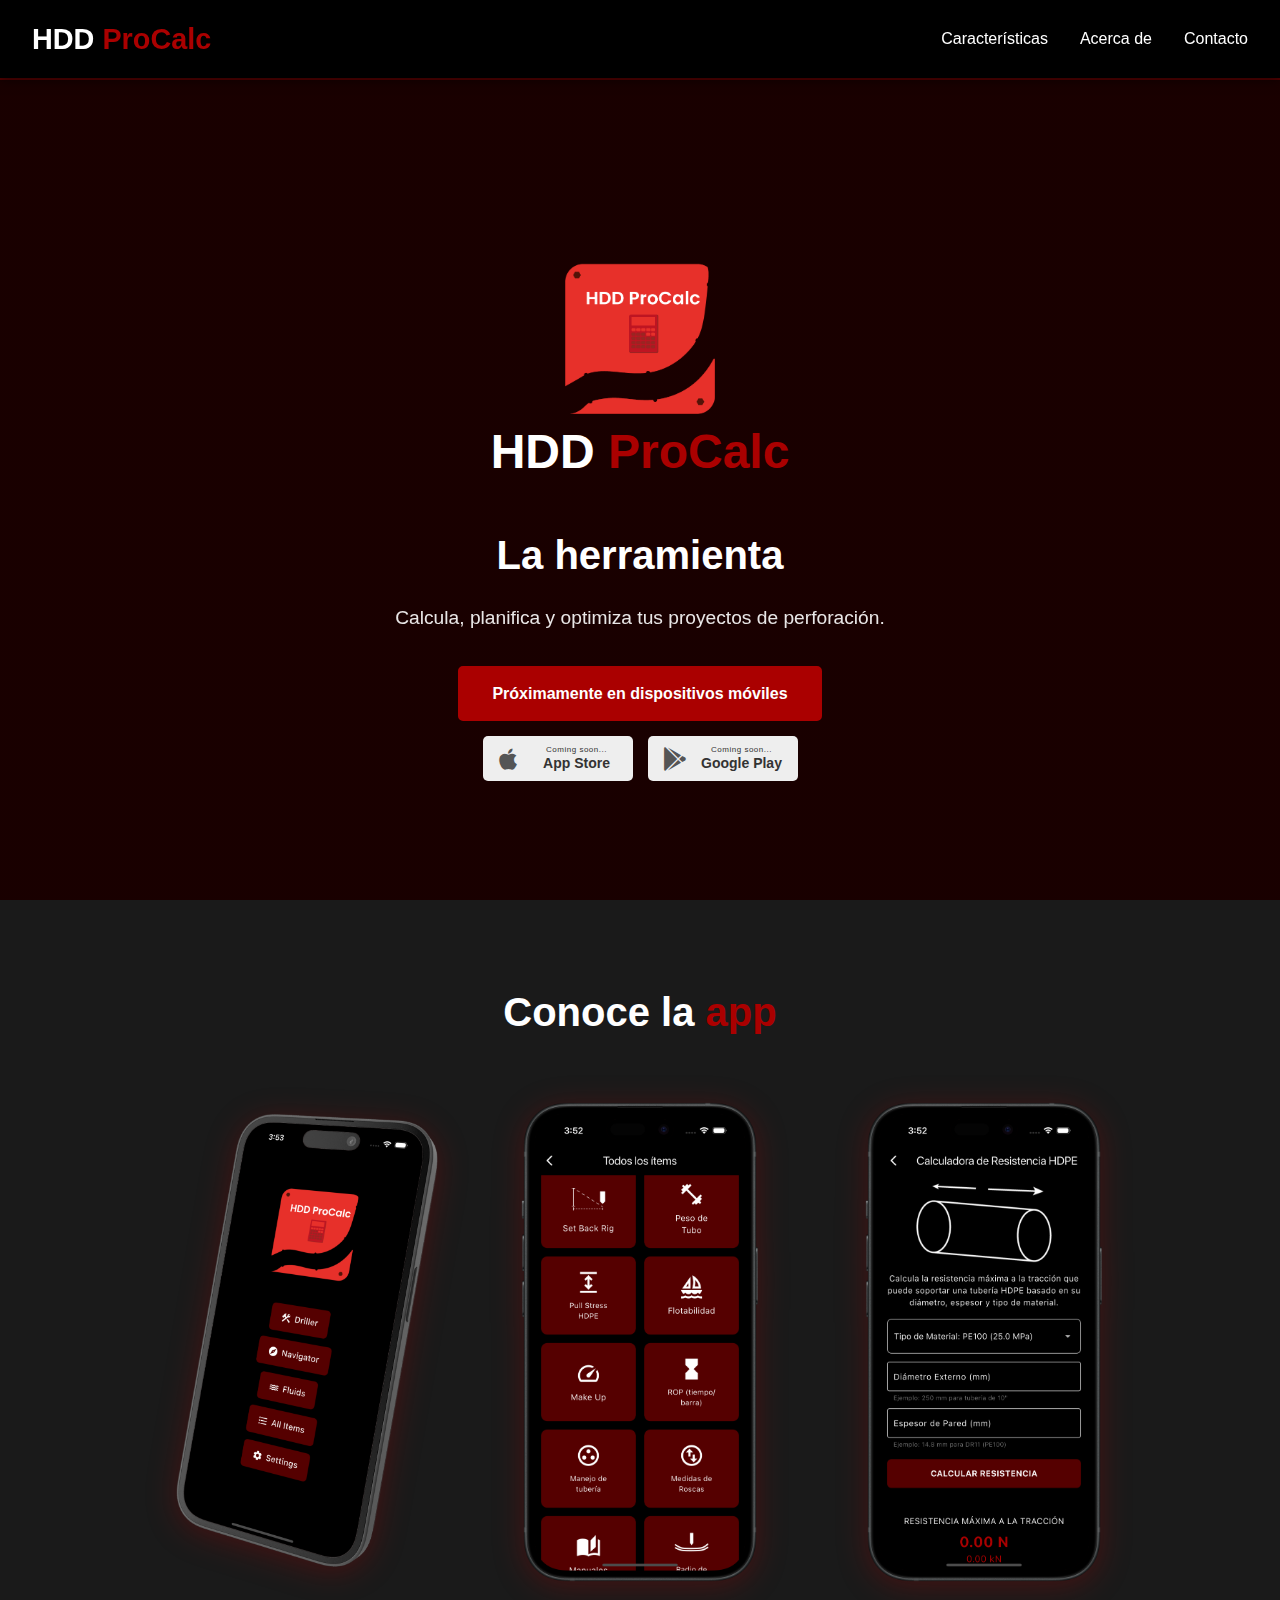
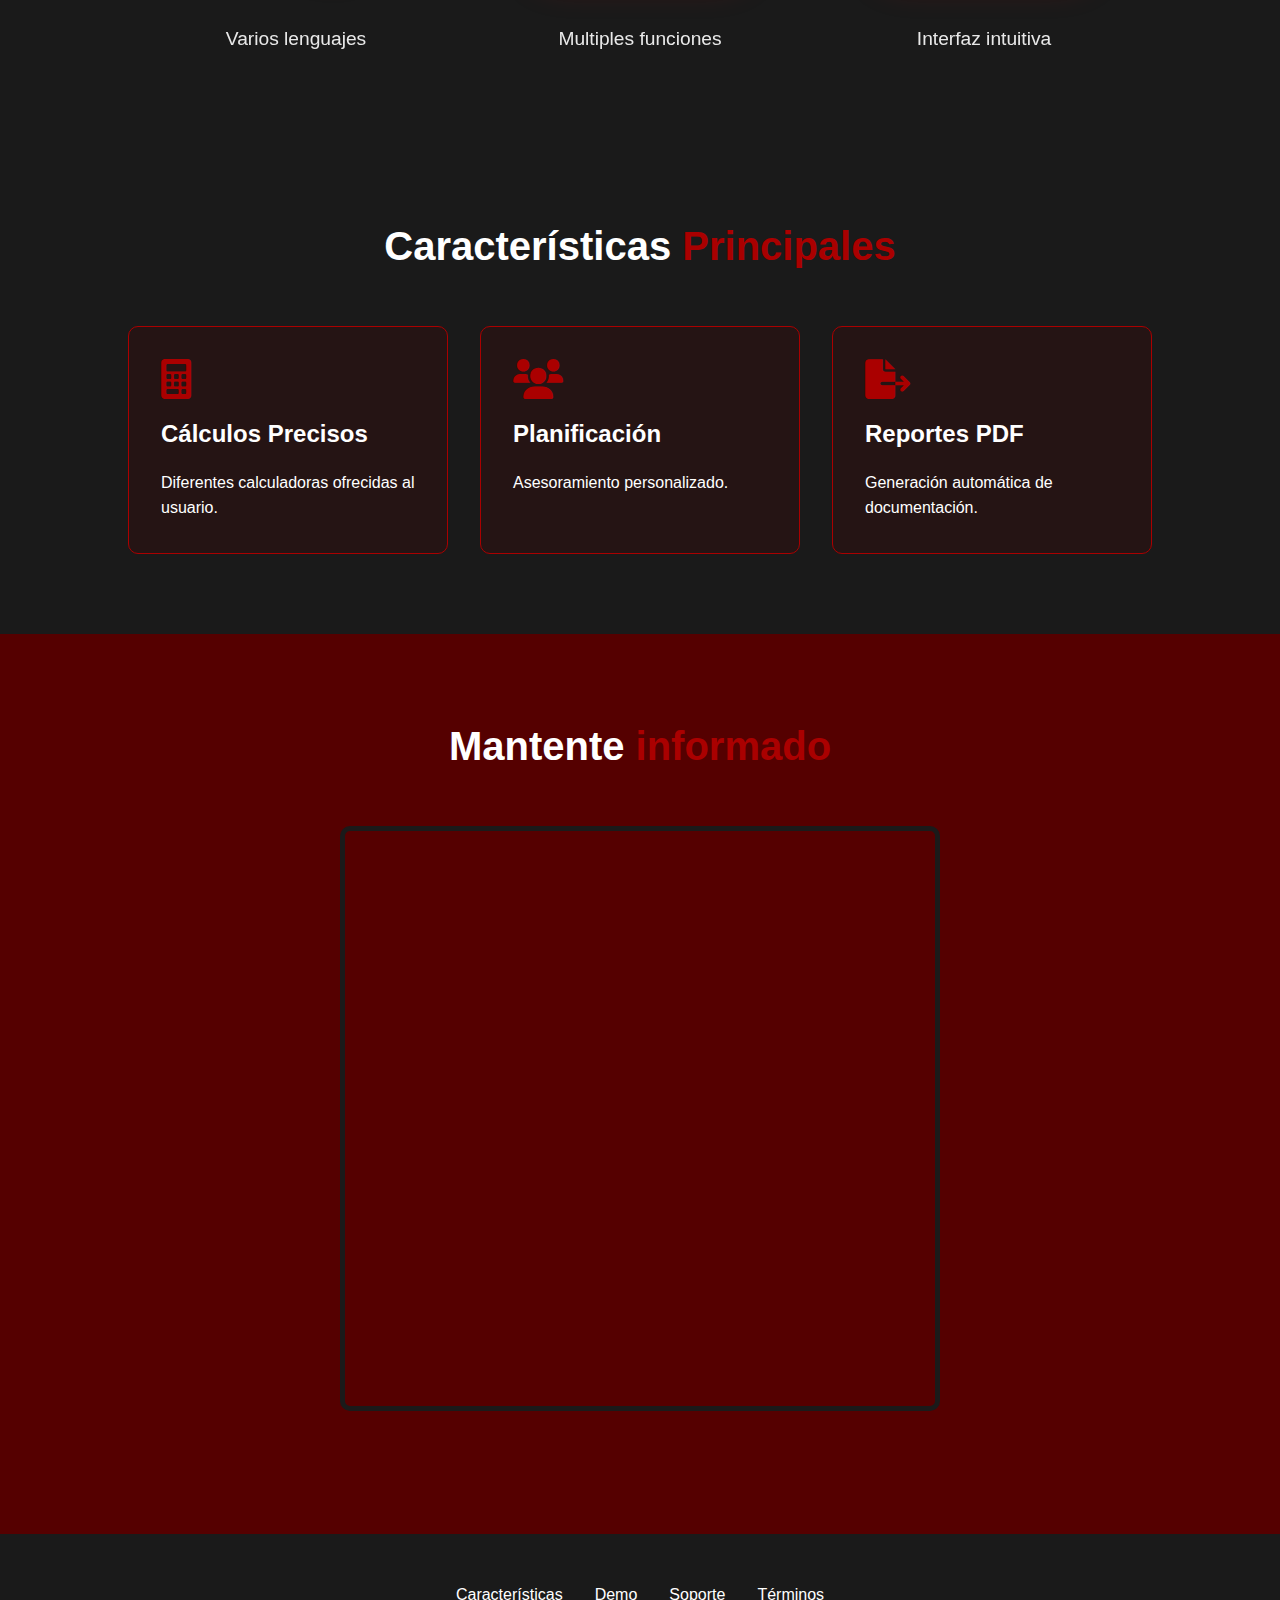
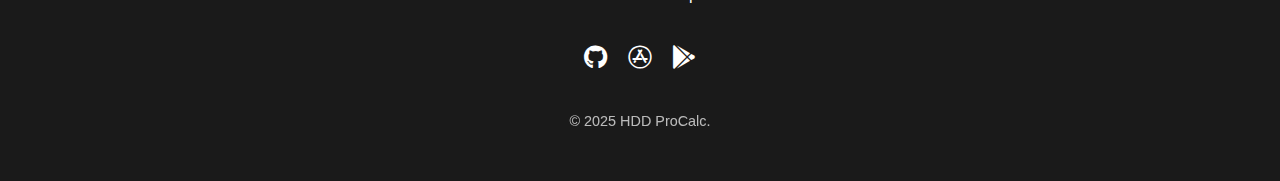
<file: index.html>
<!DOCTYPE html>
<html lang="es">
<head>
    <meta charset="UTF-8">
    <meta name="viewport" content="width=device-width, initial-scale=1.0">
    <title>HDD ProCalc - Tus cálculos para perforación direccional</title>
    <link rel="stylesheet" href="css/styles.css">
    <link rel="stylesheet" href="https://cdnjs.cloudflare.com/ajax/libs/font-awesome/6.0.0-beta3/css/all.min.css">
</head>
<body>
    <!-- Header/Navbar -->
    <header>
        <nav class="navbar">
            <a href="#hero" class="logo">HDD <span>ProCalc</span></a>
            <button class="menu-btn" id="menuBtn">
                <i class="fas fa-bars"></i>
            </button>
            <ul class="nav-links" id="navLinks">
                <li><a href="#features">Características</a></li>
                <li><a href="about.html">Acerca de</a></li>
                <li><a href="about.html#contact">Contacto</a></li>
            </ul>
        </nav>
    </header>

    <!-- Hero Section -->
    <section class="hero" id="hero">
        <div class="hero-logo animated fadeIn">
            <img src="assets/IconApp.png" alt="HDD ProCalc IconApp">
            <h1>HDD <span>ProCalc</span></h1>
        </div>
        <div class="hero-content animated fadeIn">
            <h2>La herramienta definitiva para <span>HDD</span></h2>
            <p>Calcula, planifica y optimiza tus proyectos de perforación.</p>
            <a href="#" class="cta-btn">Próximamente en dispositivos móviles</a>
        
            <div class="store-badges">
                <a href="#" class="badge app-store">
                    <i class="fab fa-apple"></i>
                    <div class="text">
                        <span>Coming soon...</span>
                        <span>App Store</span>
                    </div>
                </a>
                <a href="#" class="badge google-play">
                    <i class="fab fa-google-play"></i>
                    <div class="text">
                        <span>Coming soon...</span>
                        <span>Google Play</span>
                    </div>
                </a>
            </div>
        </div>
        </div>
    </section>

    <section class="app-mockups">
        <h2 class="section-title">Conoce la <span>app</span></h2>
        <div class="mockup-container">
            <div class="app-screenshot">
                <img src="assets/mockup-screen1.png" alt="Pantalla 1 de la app">
                <p>Varios lenguajes</p>
            </div>
            <div class="app-screenshot">
                <img src="assets/mockup-screen2.png" alt="Pantalla 2 de la app">
                <p>Multiples funciones</p>
            </div>
            <div class="app-screenshot">
                <img src="assets/mockup-screen3.png" alt="Pantalla 3 de la app">
                <p>Interfaz intuitiva</p>
            </div>
        </div>
    </section>

    <!-- Features Section -->
    <section class="features animated fadeIn" id="features">
        <h2 class="section-title">Características <span>Principales</span></h2>
        <div class="features-grid">
            <!-- Tarjetas de características generadas por JavaScript -->
        </div>
    </section>

    <!-- App Showcase -->
    <section class="showcase" id="showcase">
        <h2 class="section-title">Mantente <span>informado</span></h2>
        <div class="video-container">
            <iframe src="https://www.youtube.com/embed/VIDEO_ID" frameborder="0" allowfullscreen></iframe>
        </div>
    </section>

    <!-- Footer -->
    <footer id="links">
        <ul class="footer-links" id="footerLinks"></ul>
        <div class="social-links">
            <a href="https://github.com/GuiQ-coder/HDD_ProCalc_APP"><i class="fab fa-github"></i></a>
            <a href="#"><i class="fab fa-app-store"></i></a>
            <a href="#"><i class="fab fa-google-play"></i></a>
        </div>
        <p class="copyright">© 2025 HDD ProCalc.</p>
    </footer>

    <script src="js/scripts.js"></script>
</body>
</html>
</file>
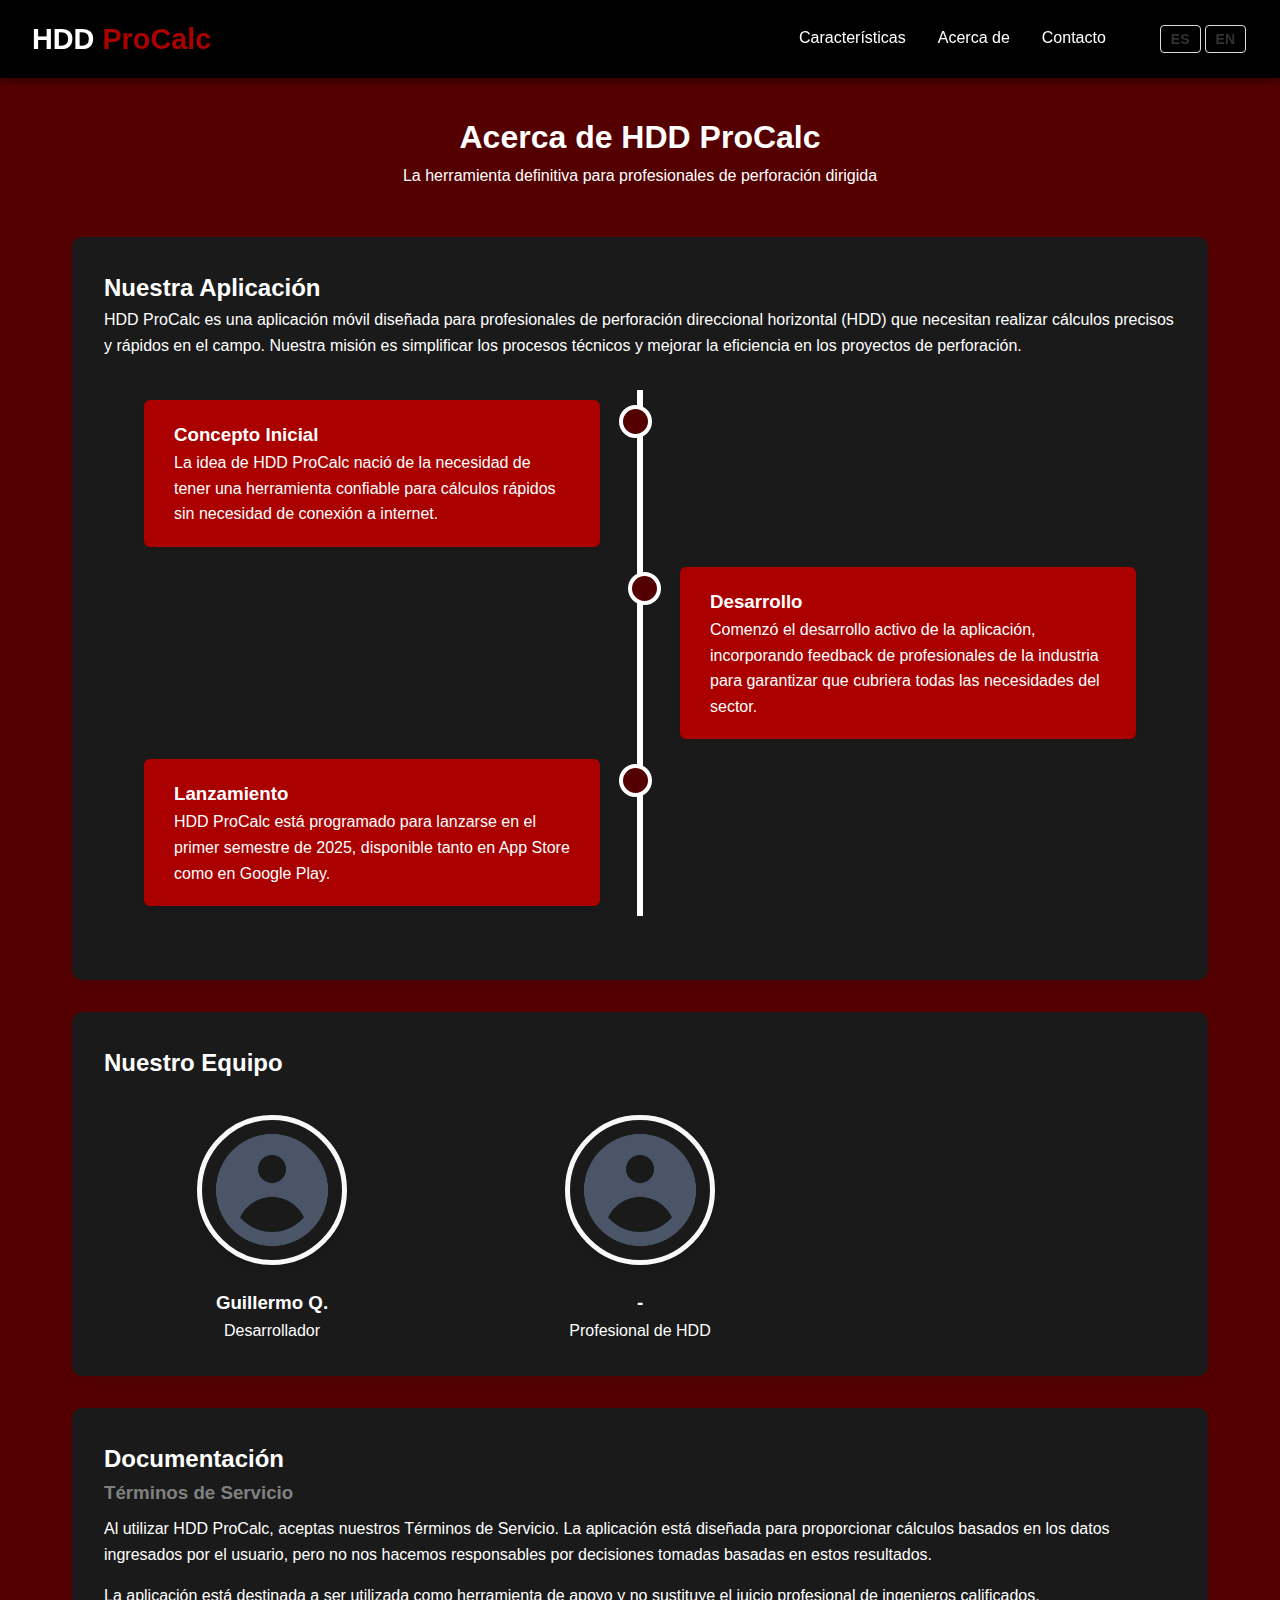
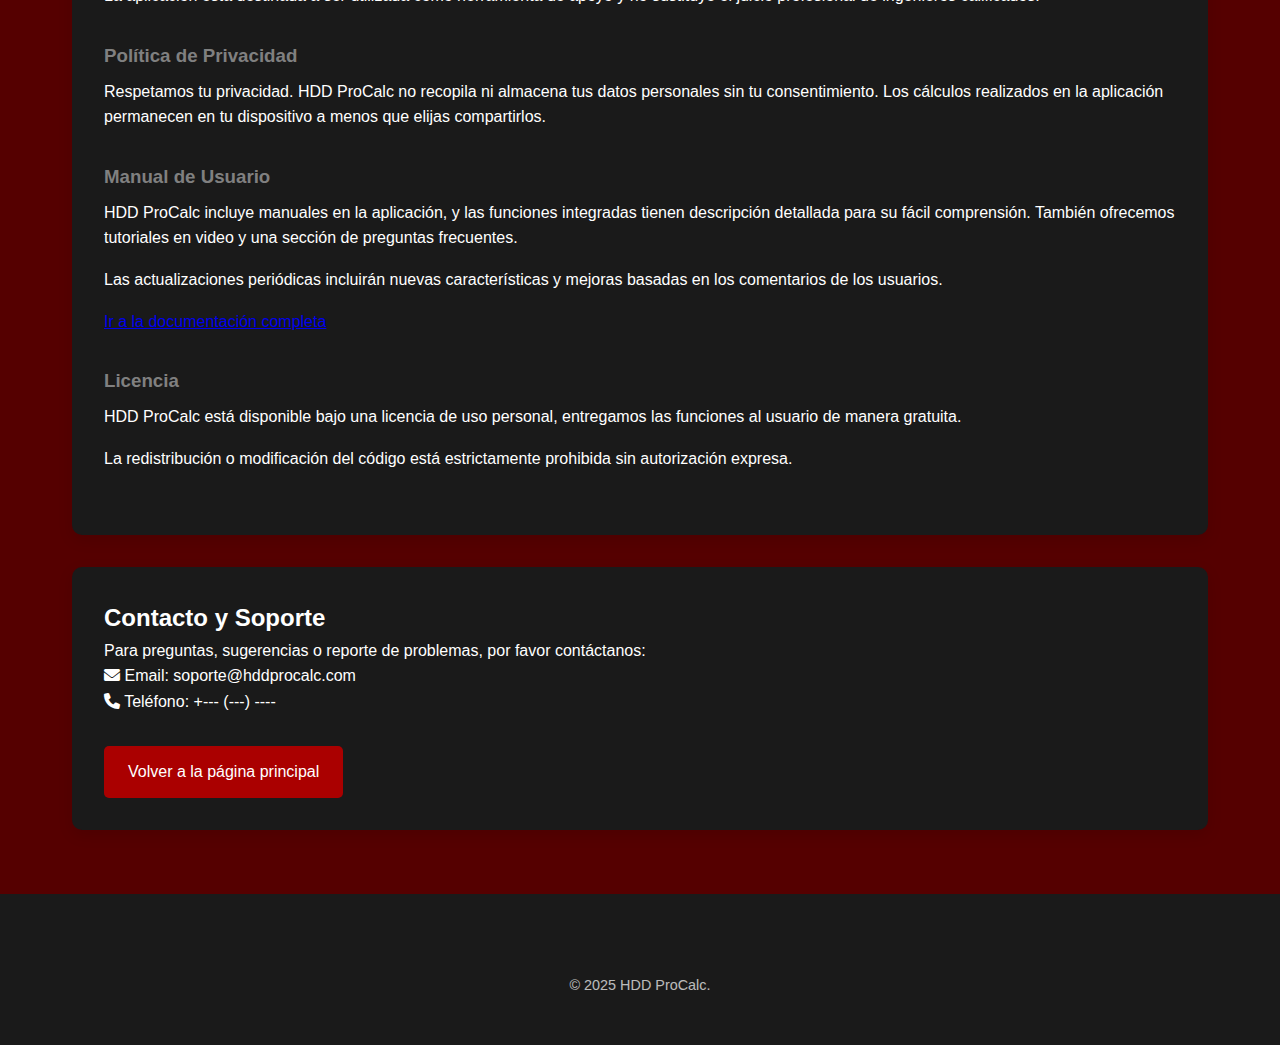
<file: about.html>
<!DOCTYPE html>
<html lang="es">
<head>
    <meta charset="UTF-8">
    <meta name="viewport" content="width=device-width, initial-scale=1.0">
    <title data-i18n="about.title">Acerca de HDD ProCalc</title>
    <link rel="stylesheet" href="css/styles.css">
    <link rel="stylesheet" href="https://cdnjs.cloudflare.com/ajax/libs/font-awesome/6.0.0-beta3/css/all.min.css">
</head>
<body>
    <!-- Header/Navbar -->
    <header>
        <nav class="navbar">
            <a href="index.html" class="logo">HDD <span>ProCalc</span></a>
            <button class="menu-btn" id="menuBtn">
                <i class="fas fa-bars"></i>
            </button>
            <ul class="nav-links" id="navLinks">
                <li><a href="index.html#features" data-i18n="nav.features">Características</a></li>
                <li><a href="about.html" data-i18n="nav.about">Acerca de</a></li>
                <li><a href="about.html#contact" data-i18n="nav.contact">Contacto</a></li>
                <li>
                    <div class="language-switcher">
                        <button class="lang-btn" data-lang="es">ES</button>
                        <button class="lang-btn" data-lang="en">EN</button>
                    </div>
                </li>
            </ul>
        </nav>
    </header>

    <!-- About Header -->
    <section class="about-header animated fadeIn" id="about">
        <h1 data-i18n="about.header">Acerca de HDD ProCalc</h1>
        <p data-i18n="about.subtitle">La herramienta definitiva para profesionales de perforación dirigida</p>
    </section>

    <!-- Main -->
    <div class="about-container animated fadeIn">
        <!-- About -->
        <section class="section-card">
            <h2 data-i18n="about.ourApp">Nuestra Aplicación</h2>
            <p data-i18n="about.appDescription">HDD ProCalc es una aplicación móvil diseñada para profesionales de perforación direccional horizontal (HDD) que necesitan realizar cálculos precisos y rápidos en el campo. Nuestra misión es simplificar los procesos técnicos y mejorar la eficiencia en los proyectos de perforación.</p>
            
            <div class="timeline">
                <div class="timeline-item left">
                    <div class="timeline-content">
                        <h3 data-i18n="about.timeline.concept">Concepto Inicial</h3>
                        <p data-i18n="about.timeline.conceptText">La idea de HDD ProCalc nació de la necesidad de tener una herramienta confiable para cálculos rápidos sin necesidad de conexión a internet.</p>
                    </div>
                </div>
                <div class="timeline-item right">
                    <div class="timeline-content">
                        <h3 data-i18n="about.timeline.development">Desarrollo</h3>
                        <p data-i18n="about.timeline.developmentText">Comenzó el desarrollo activo de la aplicación, incorporando feedback de profesionales de la industria para garantizar que cubriera todas las necesidades del sector.</p>
                    </div>
                </div>
                <div class="timeline-item left">
                    <div class="timeline-content">
                        <h3 data-i18n="about.timeline.launch">Lanzamiento</h3>
                        <p data-i18n="about.timeline.launchText">HDD ProCalc está programado para lanzarse en el primer semestre de 2025, disponible tanto en App Store como en Google Play.</p>
                    </div>
                </div>
            </div>
        </section>

        <!-- Team -->
        <section class="section-card">
            <h2 data-i18n="about.team">Nuestro Equipo</h2>
            
            <div class="team-grid">
                <div class="team-member">
                    <img src="/assets/user-circle.webp" alt="Miembro del equipo">
                    <h3>Guillermo Q.</h3>
                    <p data-i18n="about.roles.developer">Desarrollador</p>
                </div>
                <div class="team-member">
                    <img src="/assets/user-circle.webp" alt="Miembro del equipo">
                    <h3>-</h3>
                    <p data-i18n="about.roles.hddProfessional">Profesional de HDD</p>
                </div>
            </div>
        </section>

        <!-- Terms -->
        <section class="section-card" id="terms">
            <h2 data-i18n="about.docs">Documentación</h2>
            
            <div class="doc-section">
                <h3 data-i18n="about.terms.title">Términos de Servicio</h3>
                <p data-i18n="about.terms.text1">Al utilizar HDD ProCalc, aceptas nuestros Términos de Servicio. La aplicación está diseñada para proporcionar cálculos basados en los datos ingresados por el usuario, pero no nos hacemos responsables por decisiones tomadas basadas en estos resultados.</p>
                <p data-i18n="about.terms.text2">La aplicación está destinada a ser utilizada como herramienta de apoyo y no sustituye el juicio profesional de ingenieros calificados.</p>
            </div>
            
            <div class="doc-section">
                <h3 data-i18n="about.privacy.title">Política de Privacidad</h3>
                <p data-i18n="about.privacy.text">Respetamos tu privacidad. HDD ProCalc no recopila ni almacena tus datos personales sin tu consentimiento. Los cálculos realizados en la aplicación permanecen en tu dispositivo a menos que elijas compartirlos.</p>
            </div>
            
            <div class="doc-section">
                <h3 data-i18n="about.manual.title">Manual de Usuario</h3>
                <p data-i18n="about.manual.text1">HDD ProCalc incluye manuales en la aplicación, y las funciones integradas tienen descripción detallada para su fácil comprensión. También ofrecemos tutoriales en video y una sección de preguntas frecuentes.</p>
                <p data-i18n="about.manual.text2">Las actualizaciones periódicas incluirán nuevas características y mejoras basadas en los comentarios de los usuarios.</p>
                <a href="doc.html" class="doc-link" data-i18n="about.manual.docLink">Ir a la documentación completa</a>
            </div>
            
            <div class="doc-section">
                <h3 data-i18n="about.license.title">Licencia</h3>
                <p data-i18n="about.license.text1">HDD ProCalc está disponible bajo una licencia de uso personal, entregamos las funciones al usuario de manera gratuita.</p>
                <p data-i18n="about.license.text2">La redistribución o modificación del código está estrictamente prohibida sin autorización expresa.</p>
            </div>
        </section>

        <!-- Contact -->
        <section class="section-card" id="contact">
            <h2 data-i18n="contact.title">Contacto y Soporte</h2>
            <p data-i18n="contact.description">Para preguntas, sugerencias o reporte de problemas, por favor contáctanos:</p>
            <ul style="list-style-type: none; padding-left: 0;">
                <li><i class="fas fa-envelope"></i> <span data-i18n="contact.email">Email</span>: soporte@hddprocalc.com</li>
                <li><i class="fas fa-phone"></i> <span data-i18n="contact.phone">Teléfono</span>: +--- (---) ----</li>
            </ul>
            
            <a href="index.html" class="back-btn" data-i18n="contact.backButton">Volver a la página principal</a>
        </section>
    </div>

    <!-- Footer -->
    <footer>
        <ul class="footer-links" id="footerLinks"></ul>
        <p class="copyright">© 2025 HDD ProCalc.</p>
    </footer>

    <script src="js/scripts.js"></script>
</body>
</html>
</file>
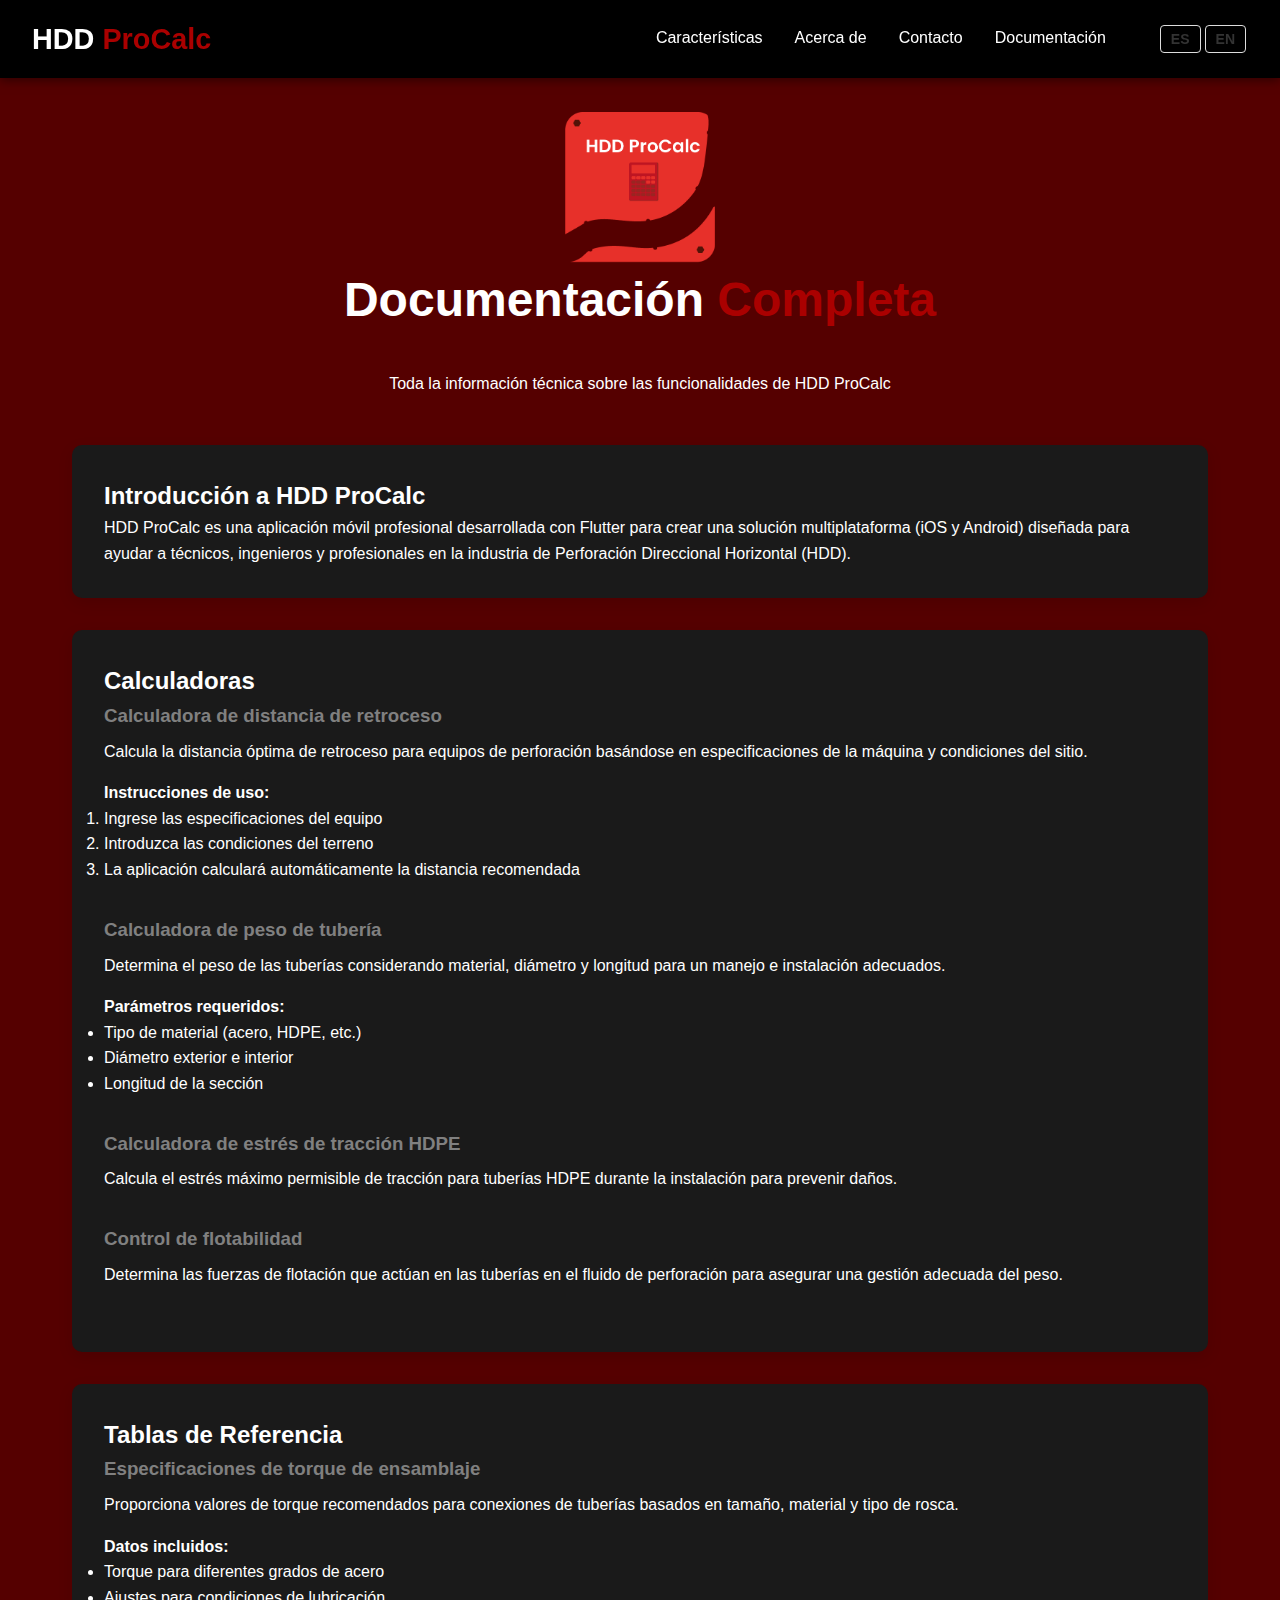
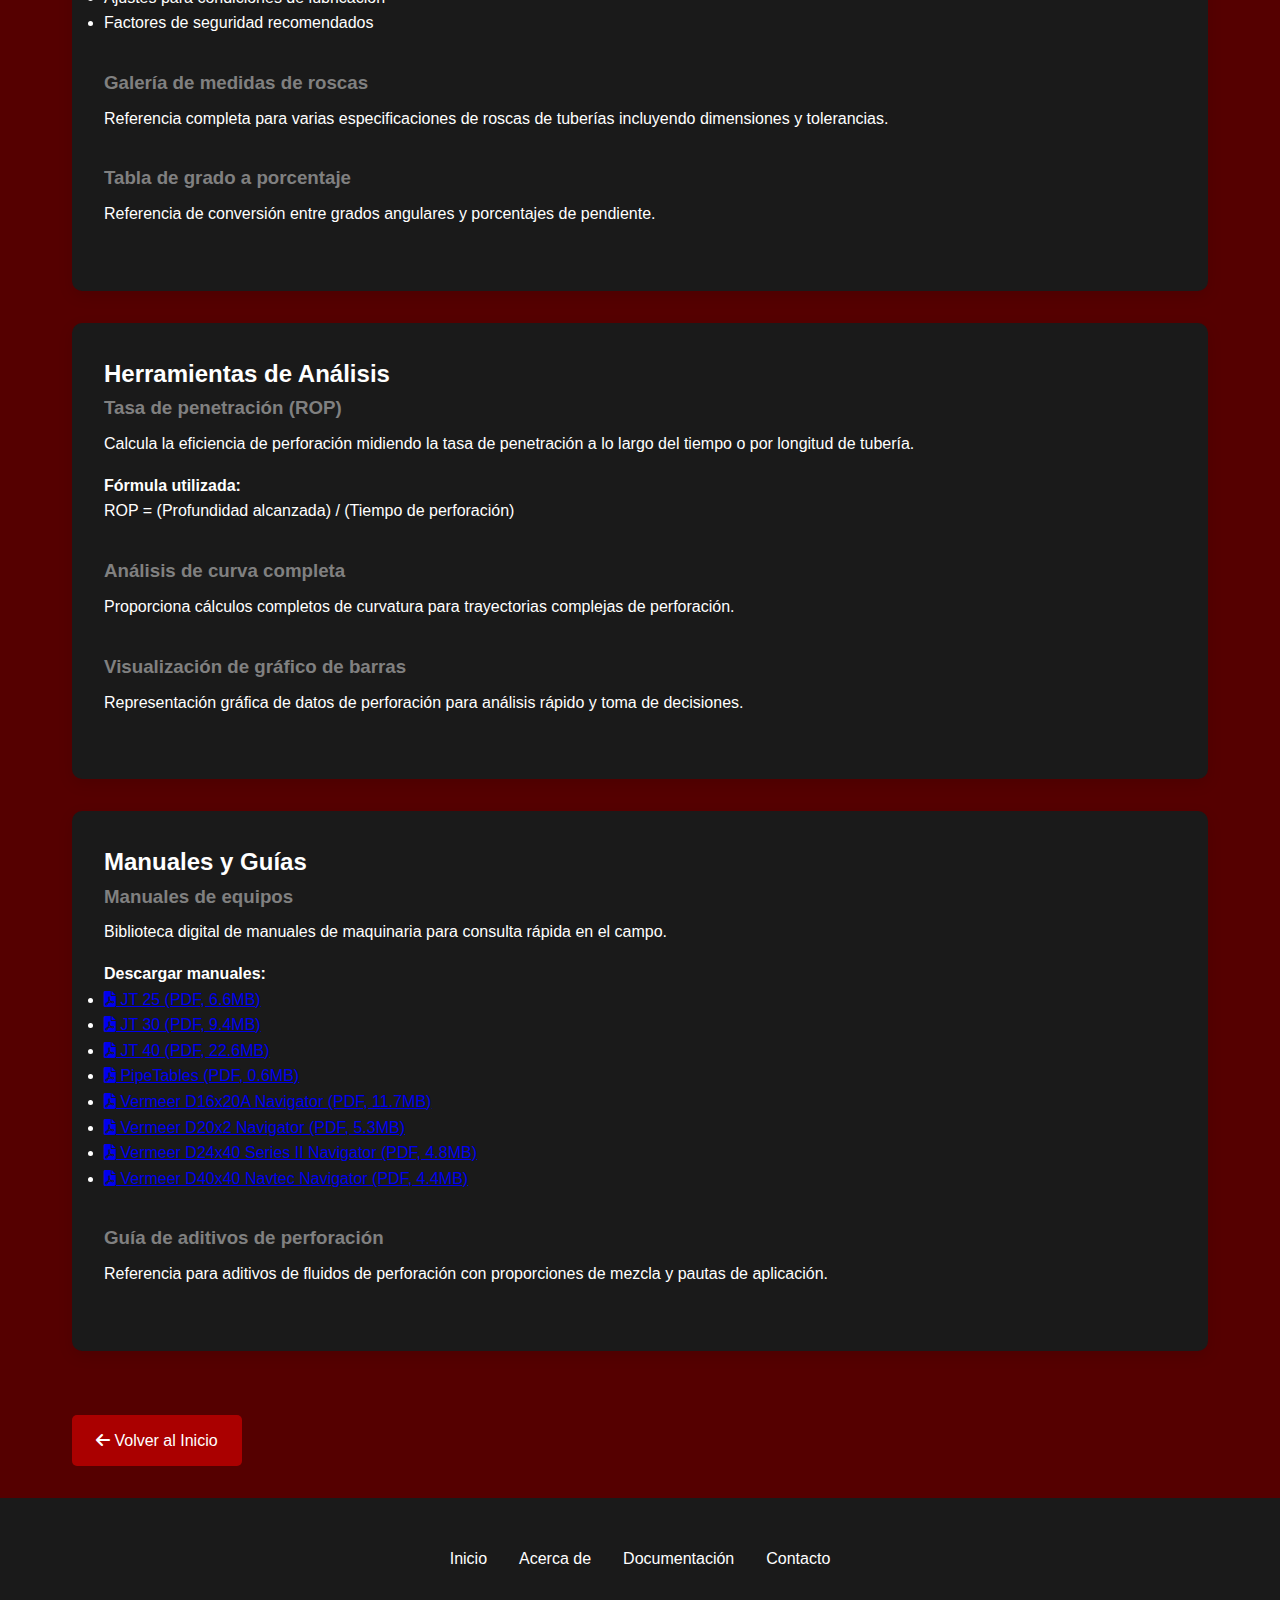
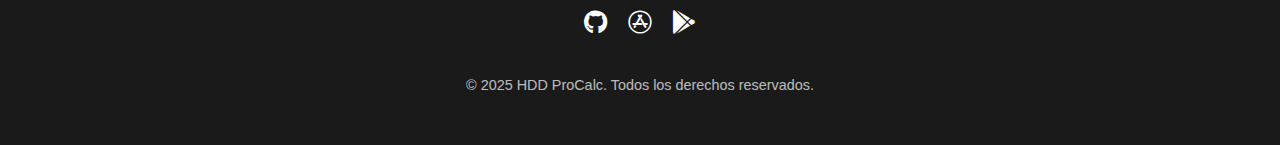
<file: doc.html>
<!DOCTYPE html>
<html lang="es">
<head>
    <meta charset="UTF-8">
    <meta name="viewport" content="width=device-width, initial-scale=1.0">
    <title>Documentación Completa - HDD ProCalc</title>
    <link rel="stylesheet" href="css/styles.css">
    <link rel="stylesheet" href="https://cdnjs.cloudflare.com/ajax/libs/font-awesome/6.0.0-beta3/css/all.min.css">
</head>
<body>
    <!-- Header/Navbar -->
    <header>
        <nav class="navbar">
            <a href="index.html" class="logo">HDD <span>ProCalc</span></a>
            <button class="menu-btn" id="menuBtn">
                <i class="fas fa-bars"></i>
            </button>
            <ul class="nav-links" id="navLinks">
                <li><a href="index.html#features">Características</a></li>
                <li><a href="about.html">Acerca de</a></li>
                <li><a href="about.html#contact">Contacto</a></li>
                <li><a href="doc.html" class="active">Documentación</a></li>
                <li>
                    <div class="language-switcher">
                        <button class="lang-btn" data-lang="es">ES</button>
                        <button class="lang-btn" data-lang="en">EN</button>
                    </div>
                </li>
            </ul>
        </nav>
    </header>

    <!-- Documentación Header -->
    <section class="about-header">
        <div class="hero-logo">
            <img src="assets/IconApp.png" alt="HDD ProCalc IconApp">
            <h1>Documentación <span>Completa</span></h1>
        </div>
        <p>Toda la información técnica sobre las funcionalidades de HDD ProCalc</p>
    </section>

    <!-- Contenido de Documentación -->
    <main class="about-container">
        <!-- Sección de Introducción -->
        <section class="section-card">
            <h2>Introducción a HDD ProCalc</h2>
            <p>HDD ProCalc es una aplicación móvil profesional desarrollada con Flutter para crear una solución multiplataforma (iOS y Android) diseñada para ayudar a técnicos, ingenieros y profesionales en la industria de Perforación Direccional Horizontal (HDD).</p>
        </section>

        <!-- Calculadoras -->
        <section class="section-card">
            <h2>Calculadoras</h2>
            
            <article class="doc-section">
                <h3>Calculadora de distancia de retroceso</h3>
                <p>Calcula la distancia óptima de retroceso para equipos de perforación basándose en especificaciones de la máquina y condiciones del sitio.</p>
                <h4>Instrucciones de uso:</h4>
                <ol>
                    <li>Ingrese las especificaciones del equipo</li>
                    <li>Introduzca las condiciones del terreno</li>
                    <li>La aplicación calculará automáticamente la distancia recomendada</li>
                </ol>
            </article>
            
            <article class="doc-section">
                <h3>Calculadora de peso de tubería</h3>
                <p>Determina el peso de las tuberías considerando material, diámetro y longitud para un manejo e instalación adecuados.</p>
                <h4>Parámetros requeridos:</h4>
                <ul>
                    <li>Tipo de material (acero, HDPE, etc.)</li>
                    <li>Diámetro exterior e interior</li>
                    <li>Longitud de la sección</li>
                </ul>
            </article>
            
            <article class="doc-section">
                <h3>Calculadora de estrés de tracción HDPE</h3>
                <p>Calcula el estrés máximo permisible de tracción para tuberías HDPE durante la instalación para prevenir daños.</p>
            </article>
            
            <article class="doc-section">
                <h3>Control de flotabilidad</h3>
                <p>Determina las fuerzas de flotación que actúan en las tuberías en el fluido de perforación para asegurar una gestión adecuada del peso.</p>
            </article>
        </section>

        <!-- Tablas de Referencia -->
        <section class="section-card">
            <h2>Tablas de Referencia</h2>
            
            <article class="doc-section">
                <h3>Especificaciones de torque de ensamblaje</h3>
                <p>Proporciona valores de torque recomendados para conexiones de tuberías basados en tamaño, material y tipo de rosca.</p>
                <h4>Datos incluidos:</h4>
                <ul>
                    <li>Torque para diferentes grados de acero</li>
                    <li>Ajustes para condiciones de lubricación</li>
                    <li>Factores de seguridad recomendados</li>
                </ul>
            </article>
            
            <article class="doc-section">
                <h3>Galería de medidas de roscas</h3>
                <p>Referencia completa para varias especificaciones de roscas de tuberías incluyendo dimensiones y tolerancias.</p>
            </article>
            
            <article class="doc-section">
                <h3>Tabla de grado a porcentaje</h3>
                <p>Referencia de conversión entre grados angulares y porcentajes de pendiente.</p>
            </article>
        </section>

        <!-- Herramientas de Análisis -->
        <section class="section-card">
            <h2>Herramientas de Análisis</h2>
            
            <article class="doc-section">
                <h3>Tasa de penetración (ROP)</h3>
                <p>Calcula la eficiencia de perforación midiendo la tasa de penetración a lo largo del tiempo o por longitud de tubería.</p>
                <h4>Fórmula utilizada:</h4>
                <p>ROP = (Profundidad alcanzada) / (Tiempo de perforación)</p>
            </article>
            
            <article class="doc-section">
                <h3>Análisis de curva completa</h3>
                <p>Proporciona cálculos completos de curvatura para trayectorias complejas de perforación.</p>
            </article>
            
            <article class="doc-section">
                <h3>Visualización de gráfico de barras</h3>
                <p>Representación gráfica de datos de perforación para análisis rápido y toma de decisiones.</p>
            </article>
        </section>

            <!-- Manuales y Guías -->
<section class="section-card">
    <h2>Manuales y Guías</h2>
    
    <article class="doc-section">
        <h3>Manuales de equipos</h3>
        <p>Biblioteca digital de manuales de maquinaria para consulta rápida en el campo.</p>
        
        <div class="pdf-downloads">
            <h4>Descargar manuales:</h4>
            <ul class="pdf-list">
                <li>
                    <a href="pdf/JT25.pdf" download class="pdf-link">
                        <i class="fas fa-file-pdf"></i> JT 25 (PDF, 6.6MB)
                    </a>
                </li>
                <li>
                    <a href="pdf/JT30.pdf" download class="pdf-link">
                        <i class="fas fa-file-pdf"></i> JT 30 (PDF, 9.4MB)
                    </a>
                </li>
                <li>
                    <a href="pdf/JT40.pdf" download class="pdf-link">
                        <i class="fas fa-file-pdf"></i> JT 40 (PDF, 22.6MB)
                    </a>
                </li>
                <li>
                    <a href="pdf/PipeTables.pdf" download class="pdf-link">
                        <i class="fas fa-file-pdf"></i> PipeTables (PDF, 0.6MB)
                    </a>
                </li>
                <li>
                    <a href="pdf/VermeerD16x20ANavigator.pdf" download class="pdf-link">
                        <i class="fas fa-file-pdf"></i> Vermeer D16x20A Navigator (PDF, 11.7MB)
                    </a>
                </li>
                <li>
                    <a href="pdf/VermeerD20x22Navigator.pdf" download class="pdf-link">
                        <i class="fas fa-file-pdf"></i> Vermeer D20x2 Navigator (PDF, 5.3MB)
                    </a>
                </li>
                <li>
                    <a href="pdf/VermeerD24x40SeriesIINavigator.pdf" download class="pdf-link">
                        <i class="fas fa-file-pdf"></i> Vermeer D24x40 Series II Navigator (PDF, 4.8MB)
                    </a>
                </li>
                <li>
                    <a href="pdf/VermeerD40x40NavtecNavigator.pdf" download class="pdf-link">
                        <i class="fas fa-file-pdf"></i> Vermeer D40x40 Navtec Navigator (PDF, 4.4MB)
                    </a>
                </li>
            </ul>
        </div>
    </article>
    
    <article class="doc-section">
        <h3>Guía de aditivos de perforación</h3>
        <p>Referencia para aditivos de fluidos de perforación con proporciones de mezcla y pautas de aplicación.</p>
    </article>
</section>

        <div class="text-center">
            <a href="index.html" class="back-btn">
                <i class="fas fa-arrow-left"></i> Volver al Inicio
            </a>
        </div>
    </main>

    <!-- Footer -->
    <footer>
        <ul class="footer-links">
            <li><a href="index.html">Inicio</a></li>
            <li><a href="about.html">Acerca de</a></li>
            <li><a href="doc.html">Documentación</a></li>
            <li><a href="about.html#contact">Contacto</a></li>
        </ul>
        <div class="social-links">
            <a href="https://github.com/GuiQ-coder/HDD_ProCalc_APP"><i class="fab fa-github"></i></a>
            <a href="#"><i class="fab fa-app-store"></i></a>
            <a href="#"><i class="fab fa-google-play"></i></a>
        </div>
        <p class="copyright">© 2025 HDD ProCalc. Todos los derechos reservados.</p>
    </footer>

    <script src="js/scripts.js"></script>
</body>
</html>
</file>
<file: css/styles.css>
:root {
    --primary-dark: #550000;
    --primary-light: #AA0000;
    --text-light: #FFFFFF;
    --text-dark: #000000;
    --bg-dark: #1A1A1A;
}

* {
    margin: 0;
    padding: 0;
    box-sizing: border-box;
    font-family: 'Segoe UI', Tahoma, Geneva, Verdana, sans-serif;
}

body {
    background-color: var(--primary-dark);
    color: var(--text-light);
    line-height: 1.6;
}

/* Header */
header {
    background-color: black;
    padding: 1rem 2rem;
    position: fixed;
    width: 100%;
    top: 0;
    z-index: 1000;
    box-shadow: 0 2px 10px rgba(0, 0, 0, 0.5);
}

.header_icon{
    size: 100hv;
}

.navbar {
    display: flex;
    justify-content: space-between;
    align-items: center;
}

.logo {
    font-size: 1.8rem;
    font-weight: bold;
    color: var(--text-light);
    text-decoration: none;
}

.logo span {
    color: var(--primary-light);
}

.nav-links {
    display: flex;
    list-style: none;
}

.nav-links li {
    margin-left: 2rem;
}

.nav-links a {
    color: var(--text-light);
    text-decoration: none;
    font-weight: 500;
    transition: color 0.3s;
    position: relative;
    padding: 0.5rem 0;
}

@-webkit-keyframes fadeIn {
    from {
      opacity: 0;
    }
  
    to {
      opacity: 1;
    }
  }
  
  @keyframes fadeIn {
    from {
      opacity: 0;
    }
  
    to {
      opacity: 1;
    }
  }
  
  .fadeIn {
    -webkit-animation-name: fadeIn;
    animation-name: fadeIn;
  }
  
  .animated {
    -webkit-animation-duration: 1s;
    animation-duration: 1s;
    -webkit-animation-fill-mode: both;
    animation-fill-mode: both;
  }

.nav-links a:hover {
    color: var(--primary-light);
}

.nav-links a::after {
    content: '';
    position: absolute;
    bottom: 0;
    left: 0;
    width: 0;
    height: 2px;
    background-color: var(--primary-light);
    transition: width 0.3s;
    font-size: 2.5rem;
}

.nav-links a:hover::after {
    width: 100%;
}

.menu-btn {
    display: none;
    background: none;
    border: none;
    color: var(--text-light);
    font-size: 1.5rem;
    cursor: pointer;
}

.language-switcher {
    display: flex;
    margin-left: 20px;
    align-items: center;
}

.lang-btn {
    background: none;
    border: 1px solid #ddd;
    color: #333;
    padding: 5px 10px;
    margin: 0 2px;
    cursor: pointer;
    border-radius: 4px;
    transition: all 0.3s;
    font-size: 14px;
    font-weight: bold;
}

.lang-btn:hover {
    background: #AA0000;
    border: #da1b1b;
}

.lang-btn.active {
    background: #4d1919;
    color: white;
    border-color: #701616;
}

/* Primera sección */
.hero {
    padding-top: 80px; /* Ajusta este valor según la altura de tu navbar */
    min-height: calc(100vh - 80px); /* Resta la altura del navbar */
    display: flex;
    flex-direction: column;
    justify-content: center;
    align-items: center;
    margin-top: 80px;
    background: linear-gradient(rgba(0, 0, 0, 0.7), rgba(0, 0, 0, 0.7)), 
                url('https://via.placeholder.com/1920x1080') no-repeat center center/cover;
    text-align: center;
}

.hero-content {
    max-width: 800px;
}
.hero h1 {
    font-size: 3.5rem;
    margin-bottom: 1rem;
    color: var(--text-light);
}

.hero h1 span {
    color: var(--primary-light);
}

.hero p {
    font-size: 1.2rem;
    margin-bottom: 2rem;
    opacity: 0.9;
}


.hero-logo {
    display: flex;
    flex-direction: column;
    align-items: center;
    margin-bottom: 2rem;
}

.hero-logo img {
    max-width: 150px;
    height: auto;
    display: block;
    margin: 0 auto;
    /* Forzar renderizado GPU */
    transform: translateZ(0);
    backface-visibility: hidden;
}

.hero-logo h1 {
    font-size: 3rem;
    color: var(--text-light);
    margin: 0;
}

.hero-logo h1 span {
    color: var(--primary-light);
}


.hero-content h2 {
    font-size: 2.5rem;
    margin-bottom: 1rem;
}

.hero-content h2 span {
    color: var(--primary-light);
}


.app-mockups {
    padding: 5rem 2rem;
    background-color: var(--bg-dark);
    text-align: center;
}

.section-title {
    color: var(--text-light);
}

.mockup-container {
    display: flex;
    justify-content: center;
    flex-wrap: wrap;
    gap: 4rem;
    margin-top: 3rem;
    padding: 0 5%;
}

.app-screenshot {
    width: 280px;
    text-align: center;
    transition: all 0.3s ease;
}

.app-screenshot img {
    width: auto;
    height: 500px;
    max-height: 500px;
    object-fit: contain;
    filter: drop-shadow(0 5px 15px rgba(170, 0, 0, 0.3));
    transition: all 0.3s ease;
}

.app-screenshot:hover img {
    transform: translateY(-5px);
    filter: drop-shadow(0 8px 20px rgba(170, 0, 0, 0.4));
}

.app-screenshot p {
    margin-top: 1.5rem;
    font-weight: 500;
    color: var(--text-light);
    font-size: 1.2rem;
    opacity: 0.9;
}


.app-screenshot:hover {
    transform: scale(1.02);
}



.store-badges {
    display: flex;
    justify-content: center;
    gap: 15px;
    margin: 15px 0;
    align-items: center;
}

.badge {
    display: flex;
    align-items: center;
    padding: 6px 12px;
    border-radius: 5px;
    text-decoration: none;
    color: #333;
    background: #eee;
    font-size: 16px;
    transition: all 0.3s;
    height: 45px;
    width: 150px;
    position: relative;
}


.badge i {
    font-size: 24px;
    width: 30px;
    text-align: center;
    margin-right: 8px;
}


.badge.app-store i {
    position: relative;
    left: -2px;
}

.badge .text {
    display: flex;
    flex-direction: column;
    line-height: 1.1;
    justify-content: center;
    flex-grow: 1;
}

.badge .text span:first-child {
    font-size: 8px;
    letter-spacing: 0.5px;
    margin-bottom: 1px;
}

.badge .text span:last-child {
    font-size: 14px;
    font-weight: 600;
}


.badge:hover {
    background: #e0e0e0;
    transform: scale(1.03);
    box-shadow: 0 2px 5px rgba(0,0,0,0.1);
}


.badge i {
    color: #555;
}
.cta-btn {
    display: inline-block;
    background-color: var(--primary-light);
    color: var(--text-light);
    padding: 0.8rem 2rem;
    border-radius: 5px;
    text-decoration: none;
    font-weight: bold;
    transition: background-color 0.3s;
    border: 2px solid var(--primary-light);
}

.cta-btn:hover {
    background-color: transparent;
    color: var(--primary-light);
}

/* Características */
.features {
    padding: 5rem 10%;
    background-color: var(--bg-dark);

}

.section-title {
    text-align: center;
    margin-bottom: 3rem;
    font-size: 2.5rem;
}

.section-title span {
    color: var(--primary-light);
}

.features-grid {
    display: grid;
    grid-template-columns: repeat(auto-fit, minmax(300px, 1fr));
    gap: 2rem;
    justify-items: center;
}

.feature-card {
    background-color: rgba(85, 0, 0, 0.2);
    padding: 2rem;
    border-radius: 10px;
    transition: transform 0.3s;
    border: 1px solid var(--primary-light);
    width: 100%;
    max-width: 400px;
}

.feature-card:hover {
    transform: translateY(-10px);
    box-shadow: 0 10px 20px rgba(170, 0, 0, 0.2);
}

.feature-card i {
    font-size: 2.5rem;
    color: var(--primary-light);
    margin-bottom: 1rem;
}

.feature-card h3 {
    font-size: 1.5rem;
    margin-bottom: 1rem;
}

/* Youtube */
.showcase {
    padding: 5rem;
    height: 100vh;
    text-align: center;
}

.video-container {
    max-width: 600px;
    max-height: 600px;
    margin: 0 auto;
    position: relative;
    padding-top: 65vh;
    height: 0;
    overflow: hidden;
}

.video-container iframe {
    position: absolute;
    top: 0;
    left: 0;
    width: 100%;
    height: 100%;
    border: 5px solid var(--bg-dark);
    border-radius: 10px;
}

/* Footer */
footer {
    background-color: var(--bg-dark);
    padding: 3rem 10%;
    text-align: center;
}

.footer-links {
    display: flex;
    justify-content: center;
    list-style: none;
    margin-bottom: 2rem;
}

.footer-links li {
    margin: 0 1rem;
}

.footer-links a {
    color: var(--text-light);
    text-decoration: none;
    transition: color 0.3s;
}

.footer-links a:hover {
    color: var(--primary-light);
}

.social-links {
    margin-bottom: 2rem;
}

.social-links a {
    color: var(--text-light);
    font-size: 1.5rem;
    margin: 0 0.5rem;
    transition: color 0.3s;
}

.social-links a:hover {
    color: var(--primary-light);
}

.copyright {
    opacity: 0.7;
    font-size: 0.9rem;
}

.about-header {
    background: var(--primary-dark);
    color: white;
    padding: 7rem 2rem;
    text-align: center;
    padding-bottom: 1rem;
}

.about-container {
    max-width: 1200px;
    margin: 0 auto;
    padding: 2rem;
}

.section-card {
    background: var(--bg-dark);
    border-radius: 10px;
    box-shadow: 0 5px 15px rgba(0,0,0,0.1);
    padding: 2rem;
    margin-bottom: 2rem;
    align-items: center;
}

.team-grid {
    display: grid;
    grid-template-columns: repeat(auto-fill, minmax(250px, 1fr));
    gap: 2rem;
    margin-top: 2rem;
}

.team-member {
    text-align: center;
}

.team-member img {
    width: 150px;
    height: 150px;
    border-radius: 50%;
    object-fit: cover;
    margin-bottom: 1rem;
    border: 5px solid #f8f9fa;
    box-shadow: 0 3px 10px rgba(0,0,0,0.1);
}

.timeline {
    position: relative;
    max-width: 1200px;
    margin: 2rem auto;
}

.timeline::after {
    content: '';
    position: absolute;
    width: 6px;
    background-color: white;
    top: 0;
    bottom: 0;
    left: 50%;
    margin-left: -3px;
}

.timeline-item {
    padding: 10px 40px;
    position: relative;
    width: 50%;
    box-sizing: border-box;
}

.timeline-item::after {
    content: '';
    position: absolute;
    width: 25px;
    height: 25px;
    right: -12px;
    background-color: var(--primary-dark);
    border: 4px solid white;
    top: 15px;
    border-radius: 50%;
    z-index: 1;
}

.left {
    left: 0;
}

.right {
    left: 50%;
}

.right::after {
    left: -12px;
}

.timeline-content {
    padding: 20px 30px;
    background-color: var(--primary-light);
    position: relative;
    border-radius: 6px;
    box-shadow: 0 3px 10px rgba(0,0,0,0.1);
    transition: all 0.3s ease-in-out;
    transform: scale(1);
}

.timeline-content:hover {
    transform: scale(1.03);
    box-shadow: 0 5px 15px rgba(0,0,0,0.2);
    z-index: 10;
}

.doc-section {
    margin-bottom: 2rem;
}

.doc-section h3 {
    color: grey;
    margin-bottom: 0.5rem;
}

.doc-section p {
    margin-bottom: 1rem;
    line-height: 1.6;
}

.back-btn {
    display: inline-block;
    margin-top: 2rem;
    padding: 0.8rem 1.5rem;
    background-color: var(--primary-light);
    color: white;
    border-radius: 5px;
    text-decoration: none;
    transition: all 0.3s ease;
}

.back-btn:hover {
    background-color: var(--primary-dark);
    transform: translateY(-2px);
}

/* Responsive Design */
@media (max-width: 768px) {

    .language-switcher {
        margin: 10px 0;
        justify-content: center;
    }

    .nav-links {
        position: fixed;
        top: 80px;
        left: -100%;
        width: 100%;
        height: calc(100vh - 80px);
        background-color: var(--bg-dark);
        flex-direction: column;
        align-items: center;
        justify-content: center;
        transition: left 0.5s;
    }

    .nav-links.active {
        left: 0;
    }

    .features {
        padding: 3rem 5%;
    }

    .features-grid{
        grid-template-columns: 1fr;
    }
    
    .section-card{
        scroll-margin-top: 20px;
        padding-top: 20px;
    }

    .nav-links li {
        margin: 1.5rem 0;
    }

    .menu-btn {
        display: block;
    }

    .hero {
        padding: 0 5%;
        text-align: center;
    }

    .hero h1 {
        font-size: 2.5rem;
    }

    .mockup-container {
        flex-direction: column;
        align-items: center;
        gap: 3rem;
    }
    
    .app-screenshot {
        width: 80%;
        max-width: 300px;
    }

    .video-container{
        padding: 30vh 5%;
    }

    .timeline::after {
        left: 31px;
    }
    
    .timeline-item {
        width: 100%;
        padding-left: 70px;
        padding-right: 25px;
    }
    
    .timeline-item::after {
        left: 18px;
    }
    
    .left::after, .right::after {
        left: 18px;
    }
    
    .right {
        left: 0%;
    }
    
}

@media (min-width: 769px) and (max-width: 1024px) {
    .features-grid {
        grid-template-columns: repeat(2, 1fr);
    }
    
    .features-grid > *:nth-child(3) {
        grid-column: 1 / -1;
        max-width: 80%;
    }
}
</file>
